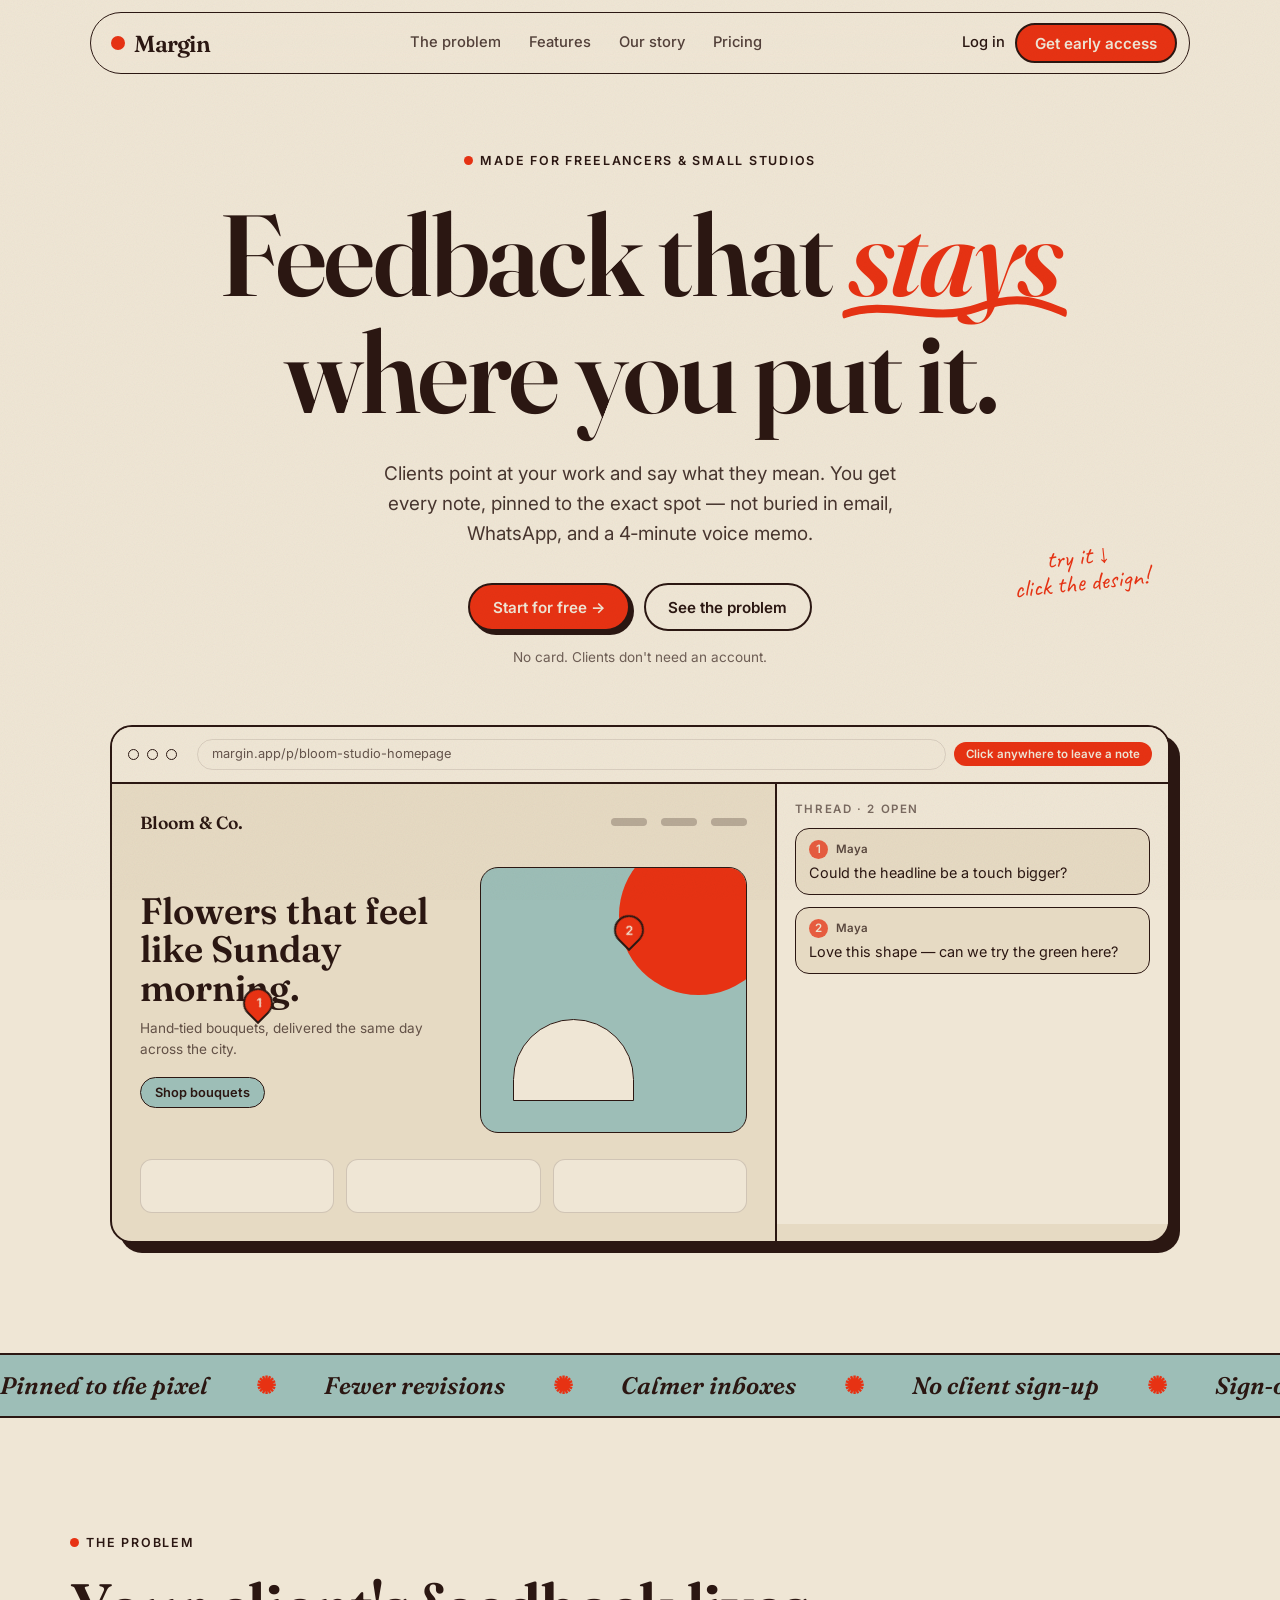
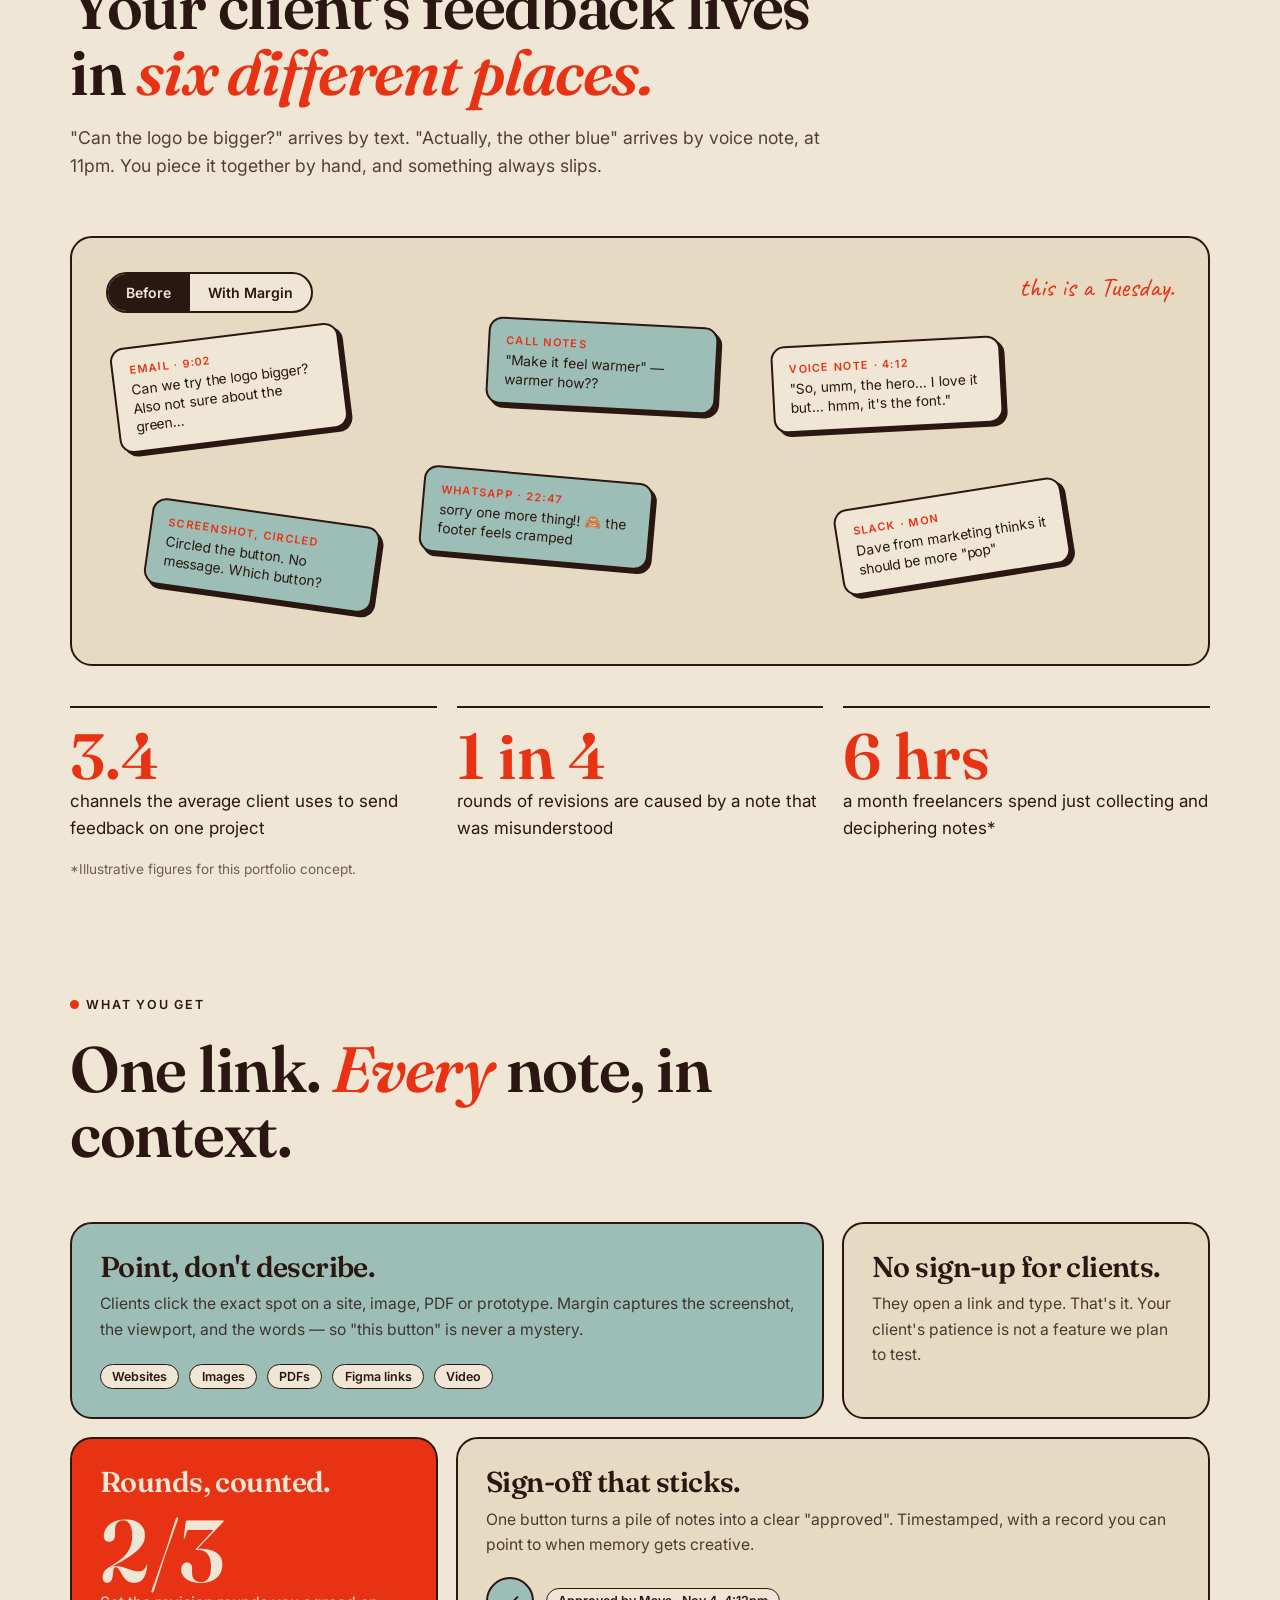
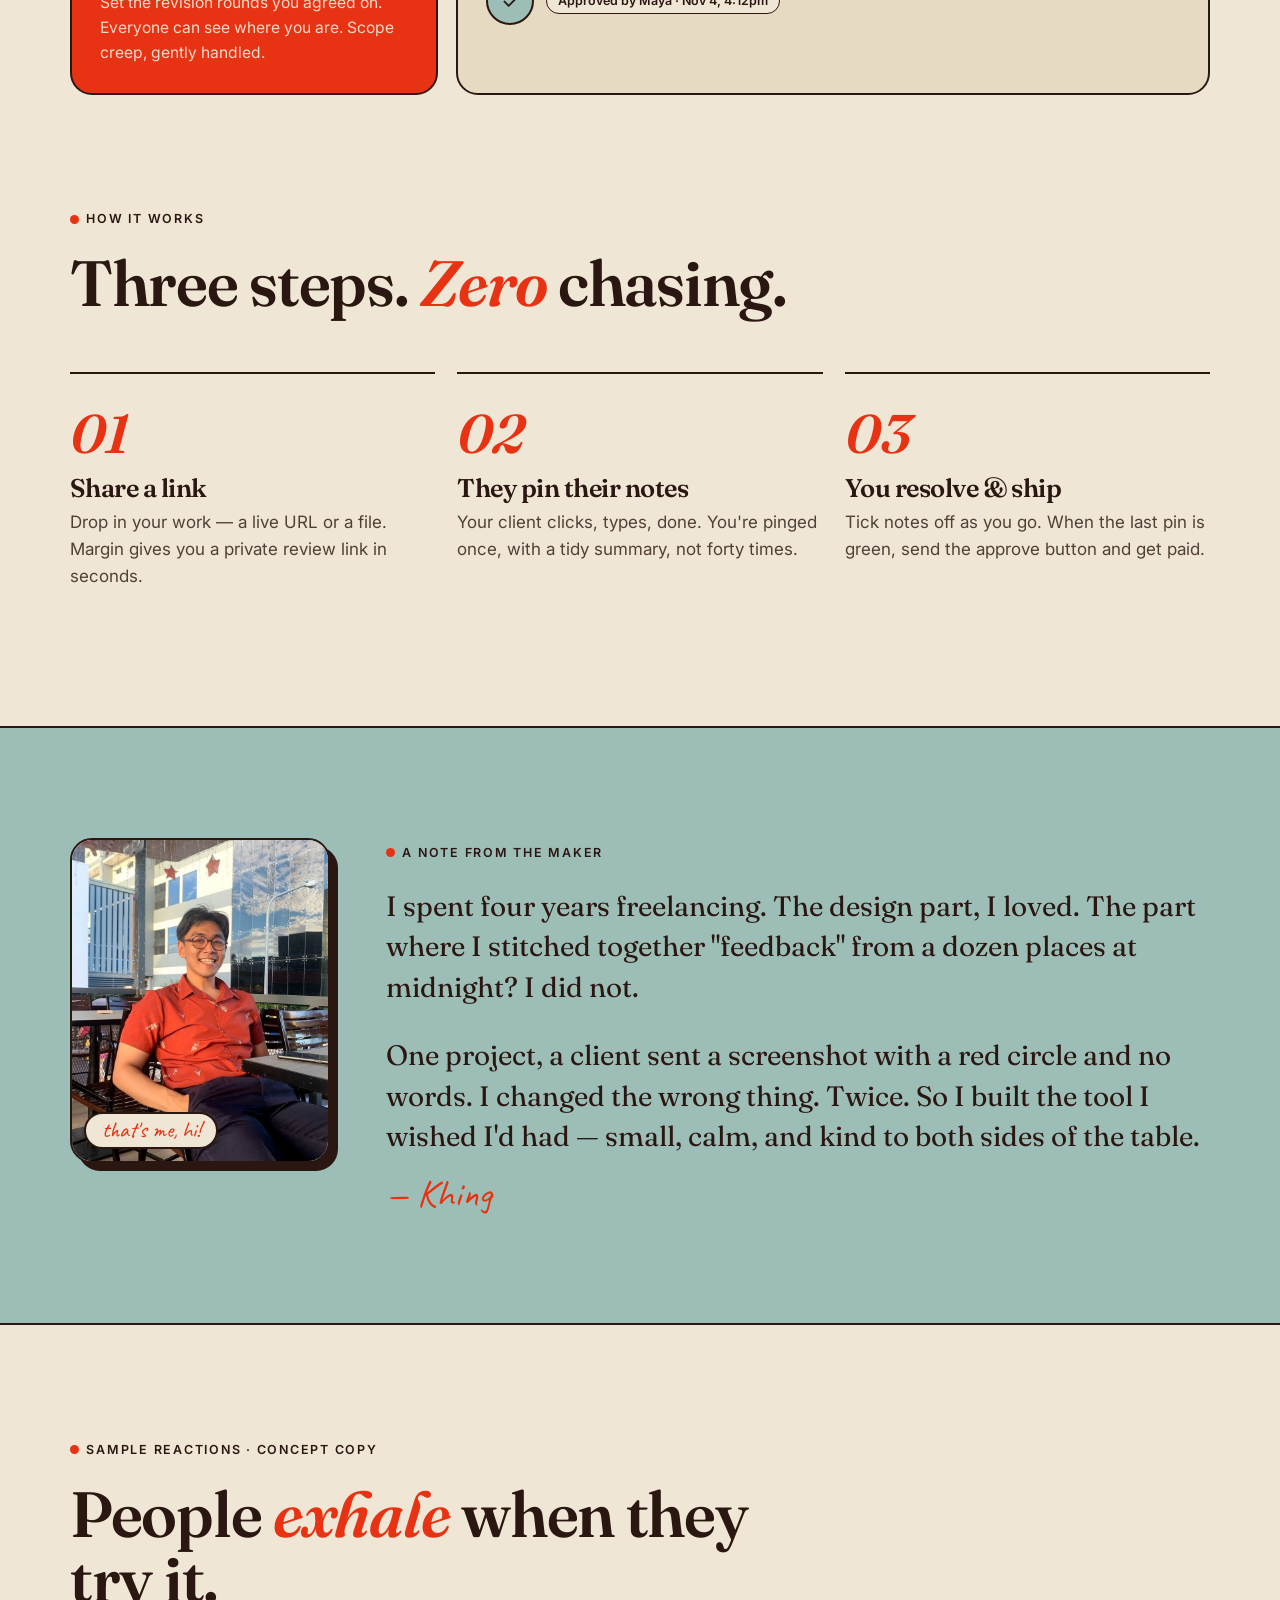
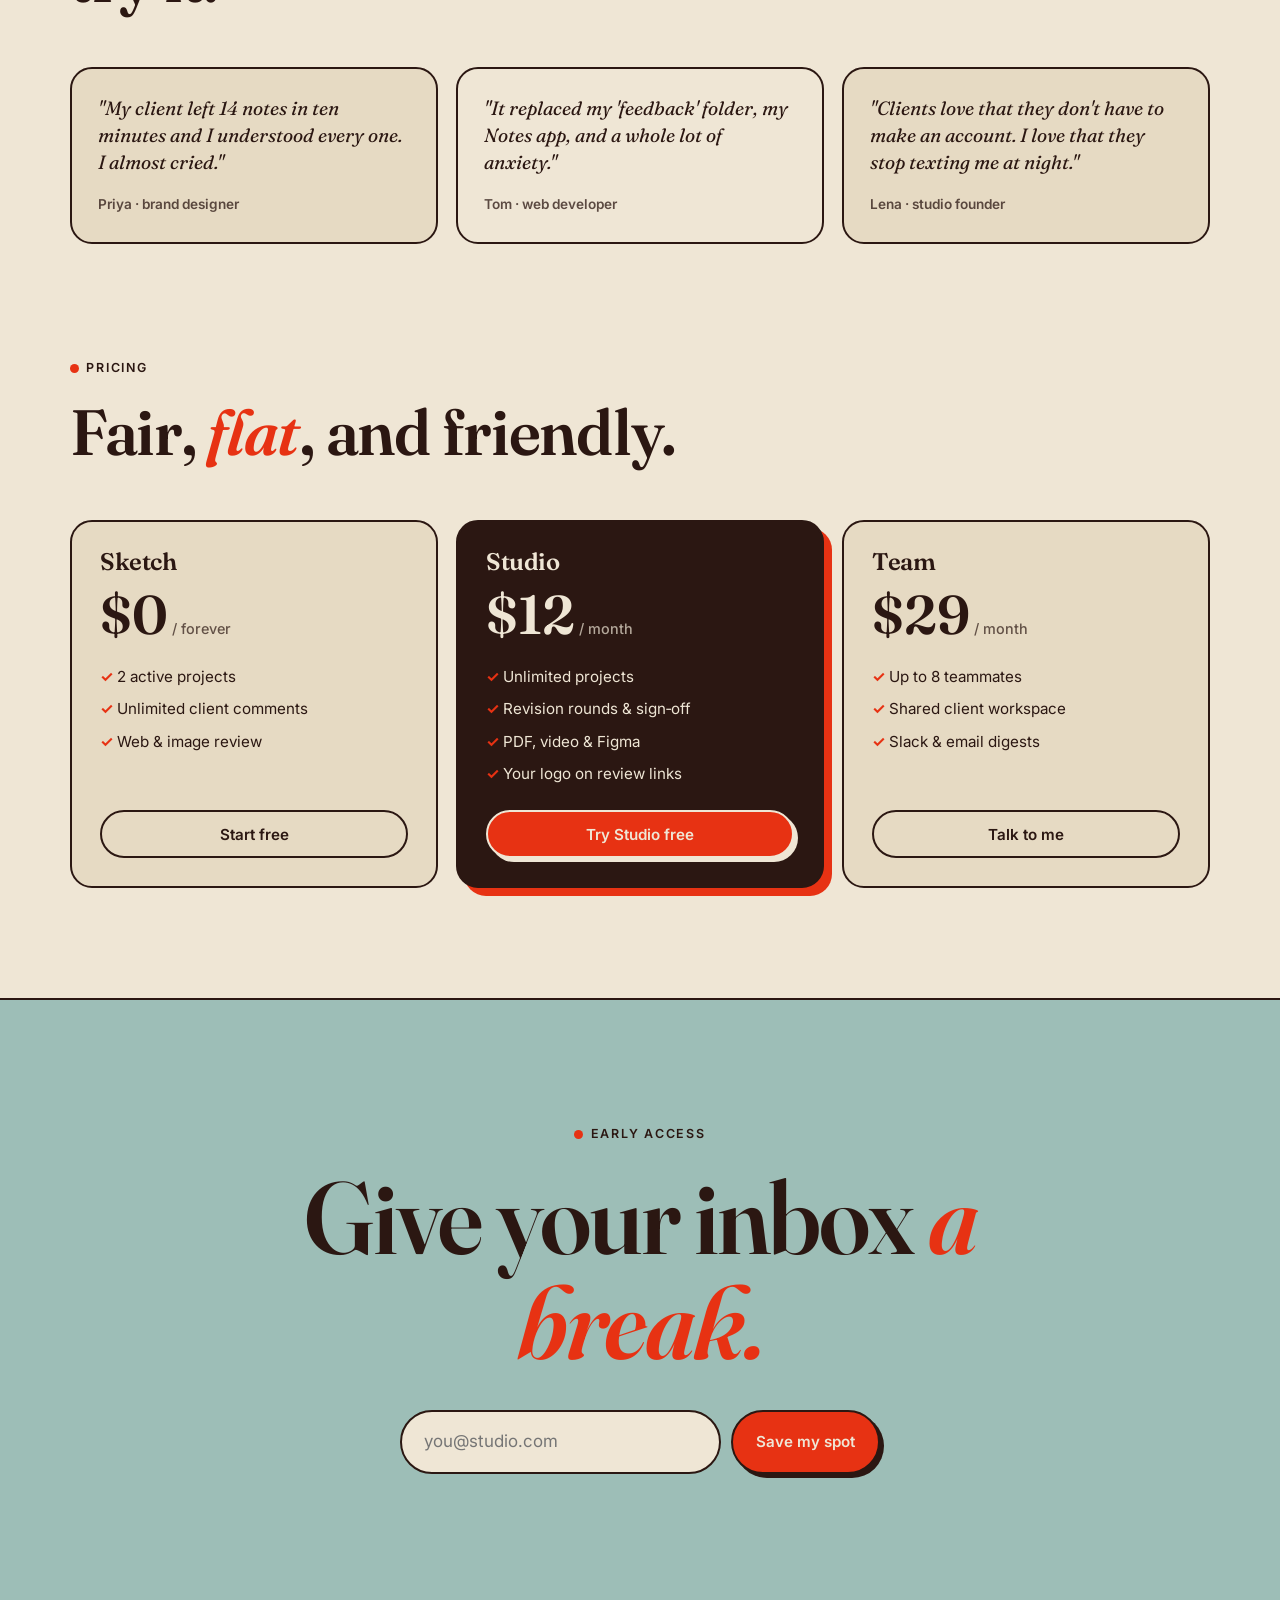
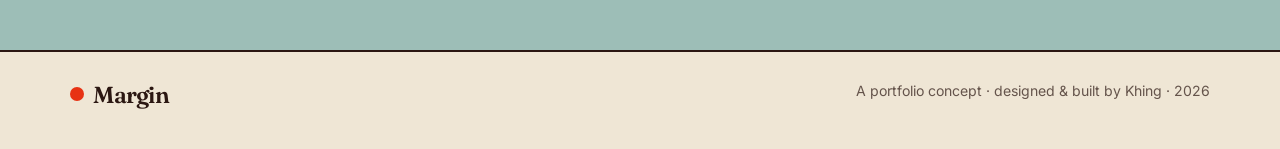
<file: index.html>
<!doctype html>
<html lang="en">
<head>
<meta charset="utf-8">
<meta name="viewport" content="width=device-width, initial-scale=1">
<title>Margin — client feedback, in one place</title>
<meta name="description" content="Margin lets clients point at your work and say what they mean. No more feedback scattered across email, WhatsApp and voice notes.">
<link rel="icon" type="image/svg+xml" href="data:image/svg+xml,%3Csvg xmlns=%22http://www.w3.org/2000/svg%22 viewBox=%220 0 64 64%22%3E%3Crect width=%2264%22 height=%2264%22 rx=%2214%22 fill=%22%23efe6d5%22/%3E%3Cpath fill=%22%23e73213%22 d=%22M7 53V11h11l14 23 14-23h11v42H46V30L35 49h-6L18 30v23z%22/%3E%3C/svg%3E">
<link rel="icon" href="favicon.svg" type="image/svg+xml">
<meta name="theme-color" content="#efe6d5">
<meta property="og:title" content="Margin — client feedback, in one place">
<meta property="og:description" content="Clients point at your work and say what they mean. Every note, pinned to the exact spot.">
<meta property="og:type" content="website">
<link rel="preconnect" href="https://fonts.googleapis.com">
<link rel="preconnect" href="https://fonts.gstatic.com" crossorigin>
<link href="https://fonts.googleapis.com/css2?family=Fraunces:ital,opsz,wght@0,9..144,400;0,9..144,600;1,9..144,400;1,9..144,600&family=Inter:wght@400;500;600&family=Caveat:wght@600&display=swap" rel="stylesheet">
<style>
:root{
  --cream:#efe6d5; --sage:#9dbeb7; --red:#e73213;
  --ink:#2b1712;            /* cream/red-derived dark for legible text */
  --cream-2:#e6dac3;        /* slightly deeper cream for surfaces */
  --line:rgba(43,23,18,.16);
  --serif:'Fraunces',Georgia,serif; --sans:'Inter',system-ui,sans-serif; --hand:'Caveat',cursive;
  --r:22px;
}
*{box-sizing:border-box;margin:0}
html{scroll-behavior:smooth}
body{background:var(--cream);color:var(--ink);font:400 17px/1.6 var(--sans);-webkit-font-smoothing:antialiased;overflow-x:hidden}
/* paper grain */
body::before{content:"";position:fixed;inset:0;pointer-events:none;z-index:50;opacity:.07;mix-blend-mode:multiply;
  background-image:url("data:image/svg+xml,%3Csvg xmlns='http://www.w3.org/2000/svg' width='160' height='160'%3E%3Cfilter id='n'%3E%3CfeTurbulence type='fractalNoise' baseFrequency='.9' numOctaves='2'/%3E%3C/filter%3E%3Crect width='100%25' height='100%25' filter='url(%23n)'/%3E%3C/svg%3E")}
a{color:inherit}
.wrap{max-width:1180px;margin:0 auto;padding:0 20px}
h1,h2,h3{font-family:var(--serif);font-weight:600;letter-spacing:-.02em;line-height:1.02}
h2{font-size:clamp(2.2rem,5vw,4rem)}
em{font-style:italic;color:var(--red)}
.eyebrow{font:600 .78rem/1 var(--sans);letter-spacing:.14em;text-transform:uppercase;display:inline-flex;gap:.6em;align-items:center}
.eyebrow::before{content:"";width:9px;height:9px;border-radius:50%;background:var(--red)}
.btn{display:inline-flex;align-items:center;gap:.6em;padding:.95em 1.5em;border-radius:99px;font:600 .95rem/1 var(--sans);text-decoration:none;border:2px solid var(--ink);cursor:pointer;transition:transform .2s,box-shadow .2s,background .2s}
.btn.primary{background:var(--red);color:var(--cream);border-color:var(--ink);box-shadow:4px 4px 0 var(--ink)}
.btn.primary:hover{transform:translate(-2px,-2px);box-shadow:7px 7px 0 var(--ink)}
.btn.primary:active{transform:translate(2px,2px);box-shadow:1px 1px 0 var(--ink)}
.btn.ghost{background:transparent}.btn.ghost:hover{background:var(--sage)}
:focus-visible{outline:3px solid var(--red);outline-offset:3px}

/* nav */
nav{position:sticky;top:12px;z-index:40;margin:12px auto 0;max-width:1140px;padding:0 20px}
.nav-in{display:flex;align-items:center;justify-content:space-between;padding:10px 12px 10px 20px;background:rgba(239,230,213,.82);backdrop-filter:blur(12px);border:1.5px solid var(--ink);border-radius:99px}
.logo{font:600 1.45rem var(--serif);text-decoration:none;display:flex;align-items:center;gap:.4em;letter-spacing:-.03em}
.logo i{width:14px;height:14px;border-radius:50%;background:var(--red);display:inline-block}
.links{display:flex;gap:28px;font-size:.92rem;font-weight:500}
.links a{text-decoration:none;opacity:.8}.links a:hover{opacity:1;color:var(--red)}
.nav-in .btn{padding:.7em 1.2em}

/* hero */
.hero{padding:72px 0 40px;text-align:center;position:relative}
.hero h1{font-size:clamp(3rem,9vw,7.6rem);max-width:13ch;margin:22px auto 0}
.hero h1 .scribble{position:relative;display:inline-block;color:var(--red);font-style:italic}
.hero h1 .scribble svg{position:absolute;left:-3%;bottom:-.12em;width:106%;height:.28em;overflow:visible}
.hero p.lede{max-width:560px;margin:28px auto 0;font-size:1.18rem;opacity:.85}
.cta-row{display:flex;gap:14px;justify-content:center;flex-wrap:wrap;margin-top:34px}
.fine{font-size:.85rem;opacity:.65;margin-top:16px}
.note-hand{font-family:var(--hand);font-size:1.6rem;color:var(--red);position:absolute;transform:rotate(-6deg);line-height:1}
.note-hand.a{right:7%;top:470px;text-align:center}
@media(max-width:1200px){.note-hand.a{display:none}}

/* live demo */
.demo{margin:56px auto 0;max-width:1060px;border:2px solid var(--ink);border-radius:var(--r);background:var(--cream-2);box-shadow:10px 10px 0 var(--ink);overflow:hidden;text-align:left}
.demo-bar{display:flex;align-items:center;gap:8px;padding:12px 16px;border-bottom:2px solid var(--ink);background:var(--cream)}
.demo-bar span.d{width:11px;height:11px;border-radius:50%;border:1.5px solid var(--ink)}
.demo-bar .url{margin-left:12px;flex:1;font-size:.8rem;border:1.5px solid var(--line);border-radius:99px;padding:4px 14px;opacity:.7}
.demo-bar .hint{font:600 .72rem var(--sans);background:var(--red);color:var(--cream);padding:5px 12px;border-radius:99px;white-space:nowrap}
.demo-body{display:grid;grid-template-columns:1.7fr 1fr}
@media(max-width:820px){.demo-body{grid-template-columns:1fr}}
.canvas{position:relative;padding:28px;min-height:400px;cursor:crosshair;border-right:2px solid var(--ink);user-select:none}
@media(max-width:820px){.canvas{border-right:0;border-bottom:2px solid var(--ink)}}
.mock-nav{display:flex;justify-content:space-between;align-items:center}
.mock-nav b{font:600 1.1rem var(--serif)}
.mock-nav div{display:flex;gap:14px}.mock-nav div i{width:36px;height:8px;border-radius:9px;background:var(--ink);opacity:.25}
.mock-hero{margin-top:34px;display:grid;grid-template-columns:1.2fr 1fr;gap:20px;align-items:center}
.mock-hero h4{font:600 clamp(1.5rem,3.4vw,2.3rem)/1.05 var(--serif)}
.mock-hero p{font-size:.85rem;opacity:.7;margin:10px 0 16px}
.mock-btn{display:inline-block;background:var(--sage);border:1.5px solid var(--ink);border-radius:99px;padding:.55em 1.1em;font:600 .8rem var(--sans)}
.mock-img{aspect-ratio:1;border:1.5px solid var(--ink);border-radius:18px;background:var(--sage);position:relative;overflow:hidden}
.mock-img::before{content:"";position:absolute;width:60%;aspect-ratio:1;border-radius:50%;background:var(--red);right:-12%;top:-12%}
.mock-img::after{content:"";position:absolute;left:12%;bottom:12%;width:45%;height:30%;border-radius:99px 99px 0 0;background:var(--cream);border:1.5px solid var(--ink)}
.mock-cards{display:grid;grid-template-columns:repeat(3,1fr);gap:12px;margin-top:26px}
.mock-cards i{height:54px;border:1.5px solid var(--line);border-radius:12px;background:var(--cream)}
.pin{position:absolute;width:30px;height:30px;margin:-15px 0 0 -15px;border-radius:50% 50% 50% 0;transform:rotate(-45deg);background:var(--red);border:2px solid var(--ink);display:grid;place-items:center;animation:drop .45s cubic-bezier(.3,1.6,.5,1) both}
.pin b{transform:rotate(45deg);color:var(--cream);font:600 .78rem var(--sans)}
@keyframes drop{from{transform:rotate(-45deg) translate(14px,-26px) scale(.2);opacity:0}}
.thread{padding:18px;background:var(--cream);display:flex;flex-direction:column;gap:12px;max-height:440px;overflow:auto}
.thread h5{font:600 .72rem var(--sans);letter-spacing:.14em;text-transform:uppercase;opacity:.6}
.msg{border:1.5px solid var(--ink);border-radius:14px;padding:11px 13px;background:var(--cream-2);font-size:.9rem;line-height:1.4;animation:fade .4s both}
.msg.me{background:var(--sage)}
.msg small{display:flex;align-items:center;gap:8px;font:600 .72rem var(--sans);margin-bottom:4px;opacity:.75}
.msg small span{background:var(--red);color:var(--cream);border-radius:50%;width:19px;height:19px;display:grid;place-items:center;opacity:1}
@keyframes fade{from{opacity:0;transform:translateY(8px)}}
.composer{display:none;margin-top:auto;gap:8px}
.composer.on{display:flex}
.composer input{flex:1;min-width:0;padding:.7em 1em;border-radius:99px;border:2px solid var(--ink);background:var(--cream);font:inherit;font-size:.9rem}
.composer button{border:2px solid var(--ink);background:var(--red);color:var(--cream);border-radius:99px;padding:0 1.1em;font:600 .85rem var(--sans);cursor:pointer}
.empty-hint{font-size:.85rem;opacity:.6}

/* marquee */
.marquee{margin-top:70px;border-block:2px solid var(--ink);background:var(--sage);overflow:hidden;padding:16px 0}
.track{display:flex;gap:48px;width:max-content;animation:slide 32s linear infinite;font:italic 600 1.5rem var(--serif);white-space:nowrap}
.track span::after{content:"✺";color:var(--red);margin-left:48px;font-style:normal}
@keyframes slide{to{transform:translateX(-50%)}}

section{padding:110px 0}
.head{max-width:760px;margin-bottom:56px}
.head h2{margin-top:18px}
.head p{margin-top:20px;opacity:.8;font-size:1.1rem}

/* problem */
.chaos{position:relative;border:2px solid var(--ink);border-radius:var(--r);background:var(--cream-2);padding:34px;min-height:430px;overflow:hidden}
.toggle{display:inline-flex;border:2px solid var(--ink);border-radius:99px;overflow:hidden;background:var(--cream);position:relative;z-index:3}
.toggle button{border:0;background:none;padding:.7em 1.3em;font:600 .88rem var(--sans);cursor:pointer;color:var(--ink)}
.toggle button[aria-pressed=true]{background:var(--ink);color:var(--cream)}
.scraps{position:absolute;inset:90px 20px 20px}
.scrap{position:absolute;width:min(230px,44%);padding:14px 16px;border:2px solid var(--ink);border-radius:14px;background:var(--cream);font-size:.86rem;line-height:1.35;box-shadow:4px 4px 0 var(--ink);transition:all .8s cubic-bezier(.6,0,.2,1)}
.scrap b{display:block;font:600 .68rem var(--sans);letter-spacing:.12em;text-transform:uppercase;color:var(--red);margin-bottom:4px}
.scrap:nth-child(2n){background:var(--sage)}
.chaos[data-state=chaos] .scrap:nth-child(1){left:2%;top:2%;transform:rotate(-7deg)}
.chaos[data-state=chaos] .scrap:nth-child(2){left:30%;top:46%;transform:rotate(5deg)}
.chaos[data-state=chaos] .scrap:nth-child(3){left:62%;top:4%;transform:rotate(-3deg)}
.chaos[data-state=chaos] .scrap:nth-child(4){left:5%;top:58%;transform:rotate(8deg)}
.chaos[data-state=chaos] .scrap:nth-child(5){left:68%;top:52%;transform:rotate(-9deg)}
.chaos[data-state=chaos] .scrap:nth-child(6){left:36%;top:-2%;transform:rotate(3deg)}
.chaos[data-state=order] .scrap{width:min(520px,100%);left:0;transform:none;box-shadow:none;padding:11px 16px}
.chaos[data-state=order] .scrap:nth-child(1){top:0}.chaos[data-state=order] .scrap:nth-child(2){top:58px}
.chaos[data-state=order] .scrap:nth-child(3){top:116px}.chaos[data-state=order] .scrap:nth-child(4){top:174px}
.chaos[data-state=order] .scrap:nth-child(5){top:232px}.chaos[data-state=order] .scrap:nth-child(6){top:290px}
.chaos[data-state=order] .scrap b::before{content:"● "}
.caption{position:absolute;right:34px;top:36px;font:var(--hand);font-family:var(--hand);font-size:1.7rem;color:var(--red);text-align:right;max-width:240px;line-height:1;z-index:2}
@media(max-width:700px){.chaos{min-height:640px}.scrap{width:62%!important}.chaos[data-state=chaos] .scrap:nth-child(odd){left:2%!important}.chaos[data-state=chaos] .scrap:nth-child(even){left:34%!important}
 .chaos[data-state=chaos] .scrap:nth-child(1){top:0}.chaos[data-state=chaos] .scrap:nth-child(2){top:17%}.chaos[data-state=chaos] .scrap:nth-child(3){top:34%}.chaos[data-state=chaos] .scrap:nth-child(4){top:51%}.chaos[data-state=chaos] .scrap:nth-child(5){top:68%}.chaos[data-state=chaos] .scrap:nth-child(6){top:84%}
 .chaos[data-state=order] .scrap{width:100%!important}.caption{display:none}}
.stats{display:grid;grid-template-columns:repeat(3,1fr);gap:20px;margin-top:40px}
@media(max-width:700px){.stats{grid-template-columns:1fr}}
.stat{border-top:2px solid var(--ink);padding-top:16px}
.stat b{font:600 clamp(2.6rem,5vw,4rem)/1 var(--serif);color:var(--red);display:block}

/* bento */
.bento{display:grid;grid-template-columns:repeat(6,1fr);gap:18px}
.tile{border:2px solid var(--ink);border-radius:var(--r);padding:28px;background:var(--cream-2);position:relative;overflow:hidden;transition:transform .25s}
.tile:hover{transform:translateY(-4px) rotate(-.4deg)}
.tile h3{font-size:1.8rem;margin-bottom:10px}
.tile p{opacity:.82;font-size:.98rem}
.t1{grid-column:span 4;background:var(--sage)}.t2{grid-column:span 2}.t3{grid-column:span 2;background:var(--red);color:var(--cream)}
.t4{grid-column:span 4}
@media(max-width:820px){.tile{grid-column:span 6!important}}
.t3 p{opacity:.95}
.pinrow{display:flex;gap:10px;margin-top:22px;flex-wrap:wrap}
.chip{border:1.5px solid var(--ink);border-radius:99px;padding:.35em .9em;font:600 .78rem var(--sans);background:var(--cream)}
.big-num{font:600 5.5rem/0.9 var(--serif);margin-top:14px}
.t3 .chip{background:transparent;border-color:var(--cream);color:var(--cream)}
.approve{display:flex;gap:12px;align-items:center;margin-top:20px;flex-wrap:wrap}
.check{width:48px;height:48px;border-radius:50%;background:var(--sage);border:2px solid var(--ink);display:grid;place-items:center;font-size:1.4rem}

/* how */
.steps{display:grid;grid-template-columns:repeat(3,1fr);gap:22px;counter-reset:s}
@media(max-width:820px){.steps{grid-template-columns:1fr}}
.step{counter-increment:s;padding:26px 0;border-top:2px solid var(--ink)}
.step::before{content:"0" counter(s);font:italic 600 3.4rem var(--serif);color:var(--red);display:block;margin-bottom:8px}
.step h3{font-size:1.6rem;margin-bottom:8px}.step p{opacity:.8}

/* founder */
.founder{background:var(--sage);border-block:2px solid var(--ink)}
.letter{display:grid;grid-template-columns:260px 1fr;gap:56px;align-items:start}
@media(max-width:820px){.letter{grid-template-columns:1fr;gap:28px}}
.portrait{aspect-ratio:4/5;border:2px solid var(--ink);border-radius:var(--r);background:var(--cream);position:relative;overflow:hidden;box-shadow:8px 8px 0 var(--ink);transform:rotate(-2deg)}
.portrait img{width:100%;height:100%;object-fit:cover;object-position:50% 28%;display:block}
.portrait span{position:absolute;bottom:12px;left:12px;z-index:2;font-family:var(--hand);font-size:1.4rem;line-height:1;color:var(--red);background:var(--cream);border:2px solid var(--ink);border-radius:99px;padding:.25em .7em}
.letter blockquote{font:400 clamp(1.25rem,2.4vw,1.75rem)/1.45 var(--serif)}
.letter blockquote p+p{margin-top:1em}
.sign{font-family:var(--hand);font-size:2.4rem;color:var(--red);margin-top:18px;line-height:1}

/* quotes */
.quotes{display:grid;grid-template-columns:repeat(3,1fr);gap:18px}
@media(max-width:900px){.quotes{grid-template-columns:1fr}}
.q{border:2px solid var(--ink);border-radius:var(--r);padding:26px;background:var(--cream-2)}
.q:nth-child(2){background:var(--cream);transform:rotate(1.2deg)}.q:nth-child(1){transform:rotate(-1deg)}
.q p{font:italic 400 1.2rem/1.4 var(--serif)}
.q footer{margin-top:18px;font-size:.85rem;font-weight:600;opacity:.75}

/* pricing */
.price{display:grid;grid-template-columns:repeat(3,1fr);gap:18px;align-items:stretch}
@media(max-width:900px){.price{grid-template-columns:1fr}}
.plan{border:2px solid var(--ink);border-radius:var(--r);padding:28px;background:var(--cream-2);display:flex;flex-direction:column}
.plan.pop{background:var(--ink);color:var(--cream);box-shadow:8px 8px 0 var(--red)}
.plan h3{font-size:1.5rem}
.plan .amt{font:600 3.4rem/1 var(--serif);margin:14px 0}.plan .amt small{font:500 .9rem var(--sans);opacity:.7}
.plan ul{list-style:none;padding:0;margin:8px 0 24px;display:grid;gap:8px;font-size:.95rem}
.plan li::before{content:"✓ ";color:var(--red);font-weight:700}
.plan .btn{margin-top:auto;justify-content:center}
.plan.pop .btn.primary{border-color:var(--cream);box-shadow:4px 4px 0 var(--cream)}

/* final cta */
.final{text-align:center;padding:120px 0}
.final h2{font-size:clamp(2.8rem,8vw,6.4rem);max-width:12ch;margin:18px auto 0}
.final form{display:flex;gap:10px;max-width:480px;margin:36px auto 0;flex-wrap:wrap;justify-content:center}
.final input{flex:1;min-width:220px;padding:.95em 1.3em;border-radius:99px;border:2px solid var(--ink);background:var(--cream);font:inherit}
.thanks{margin-top:18px;font-family:var(--hand);font-size:1.7rem;color:var(--red);min-height:1.4em}
footer.site{border-top:2px solid var(--ink);padding:28px 0 40px;font-size:.88rem}
.foot{display:flex;justify-content:space-between;flex-wrap:wrap;gap:12px}
.foot span{opacity:.7}

.rev{opacity:0;transform:translateY(26px);transition:opacity .8s,transform .8s}
.rev.in{opacity:1;transform:none}
@media(prefers-reduced-motion:reduce){*{animation:none!important;transition:none!important}.rev{opacity:1;transform:none}html{scroll-behavior:auto}}
@media(max-width:700px){.demo-bar .hint{display:none}.demo-bar .url{overflow:hidden;white-space:nowrap;text-overflow:ellipsis;min-width:0}.links{display:none}section{padding:80px 0}}
</style>
</head>
<body>

<nav><div class="nav-in">
  <a class="logo" href="#top"><i></i>Margin</a>
  <div class="links"><a href="#problem">The problem</a><a href="#features">Features</a><a href="#story">Our story</a><a href="#pricing">Pricing</a></div>
  <span style="display:flex;gap:10px;align-items:center"><a class="links" href="app.html" style="text-decoration:none;font-size:.92rem;font-weight:500">Log in</a><a class="btn primary" href="#join" style="box-shadow:none">Get early access</a></span>
</div></nav>

<header class="hero wrap" id="top">
  <span class="eyebrow">Made for freelancers &amp; small studios</span>
  <h1>Feedback that <span class="scribble">stays<svg viewBox="0 0 300 20" preserveAspectRatio="none"><path d="M3 12 C 60 2, 120 18, 180 8 S 270 6, 297 11" fill="none" stroke="#e73213" stroke-width="5" stroke-linecap="round"/></svg></span> where you put it.</h1>
  <span class="note-hand a">try it ↓<br>click the design!</span>
  <p class="lede">Clients point at your work and say what they mean. You get every note, pinned to the exact spot — not buried in email, WhatsApp, and a 4‑minute voice memo.</p>
  <div class="cta-row">
    <a class="btn primary" href="#join">Start for free →</a>
    <a class="btn ghost" href="#problem">See the problem</a>
  </div>
  <p class="fine">No card. Clients don't need an account.</p>

  <div class="demo" aria-label="Interactive demo">
    <div class="demo-bar"><span class="d"></span><span class="d"></span><span class="d"></span><span class="url">margin.app/p/bloom-studio-homepage</span><span class="hint">Click anywhere to leave a note</span></div>
    <div class="demo-body">
      <div class="canvas" id="canvas" tabindex="0" aria-label="Design preview. Click to drop a feedback pin.">
        <div class="mock-nav"><b>Bloom&nbsp;&amp;&nbsp;Co.</b><div><i></i><i></i><i></i></div></div>
        <div class="mock-hero">
          <div><h4>Flowers that feel like Sunday morning.</h4><p>Hand‑tied bouquets, delivered the same day across the city.</p><span class="mock-btn">Shop bouquets</span></div>
          <div class="mock-img"></div>
        </div>
        <div class="mock-cards"><i></i><i></i><i></i></div>
      </div>
      <aside class="thread" id="thread" aria-live="polite">
        <h5>Thread · 2 open</h5>
        <div class="composer" id="composer"><input id="ci" placeholder="What should change here?" aria-label="Your feedback"><button id="cb" type="button">Pin it</button></div>
        <p class="empty-hint" id="eh">Your notes land here, attached to the spot.</p>
      </aside>
    </div>
  </div>
</header>

<div class="marquee" aria-hidden="true"><div class="track" id="track"></div></div>

<section id="problem"><div class="wrap">
  <div class="head rev">
    <span class="eyebrow">The problem</span>
    <h2>Your client's feedback lives in <em>six different places.</em></h2>
    <p>"Can the logo be bigger?" arrives by text. "Actually, the other blue" arrives by voice note, at 11pm. You piece it together by hand, and something always slips.</p>
  </div>
  <div class="chaos rev" id="chaos" data-state="chaos">
    <div class="toggle" role="group" aria-label="Compare">
      <button type="button" data-s="chaos" aria-pressed="true">Before</button>
      <button type="button" data-s="order" aria-pressed="false">With Margin</button>
    </div>
    <div class="caption" id="cap">this is a Tuesday.</div>
    <div class="scraps">
      <div class="scrap"><b>Email · 9:02</b>Can we try the logo bigger? Also not sure about the green…</div>
      <div class="scrap"><b>WhatsApp · 22:47</b>sorry one more thing!! 🙈 the footer feels cramped</div>
      <div class="scrap"><b>Voice note · 4:12</b>"So, umm, the hero… I love it but… hmm, it's the font."</div>
      <div class="scrap"><b>Screenshot, circled</b>Circled the button. No message. Which button?</div>
      <div class="scrap"><b>Slack · Mon</b>Dave from marketing thinks it should be more "pop"</div>
      <div class="scrap"><b>Call notes</b>"Make it feel warmer" — warmer how??</div>
    </div>
  </div>
  <div class="stats">
    <div class="stat rev"><b>3.4</b>channels the average client uses to send feedback on one project</div>
    <div class="stat rev"><b>1 in 4</b>rounds of revisions are caused by a note that was misunderstood</div>
    <div class="stat rev"><b>6 hrs</b>a month freelancers spend just collecting and deciphering notes*</div>
  </div>
  <p class="fine">*Illustrative figures for this portfolio concept.</p>
</div></section>

<section id="features" style="padding-top:0"><div class="wrap">
  <div class="head rev"><span class="eyebrow">What you get</span><h2>One link. <em>Every</em> note, in context.</h2></div>
  <div class="bento">
    <div class="tile t1 rev"><h3>Point, don't describe.</h3><p>Clients click the exact spot on a site, image, PDF or prototype. Margin captures the screenshot, the viewport, and the words — so "this button" is never a mystery.</p>
      <div class="pinrow"><span class="chip">Websites</span><span class="chip">Images</span><span class="chip">PDFs</span><span class="chip">Figma links</span><span class="chip">Video</span></div></div>
    <div class="tile t2 rev"><h3>No sign‑up for clients.</h3><p>They open a link and type. That's it. Your client's patience is not a feature we plan to test.</p></div>
    <div class="tile t3 rev"><h3>Rounds, counted.</h3><div class="big-num">2/3</div><p>Set the revision rounds you agreed on. Everyone can see where you are. Scope creep, gently handled.</p></div>
    <div class="tile t4 rev"><h3>Sign‑off that sticks.</h3><p>One button turns a pile of notes into a clear "approved". Timestamped, with a record you can point to when memory gets creative.</p>
      <div class="approve"><div class="check">✓</div><span class="chip">Approved by Maya · Nov 4, 4:12pm</span></div></div>
  </div>
</div></section>

<section style="padding-top:0"><div class="wrap">
  <div class="head rev"><span class="eyebrow">How it works</span><h2>Three steps. <em>Zero</em> chasing.</h2></div>
  <div class="steps">
    <div class="step rev"><h3>Share a link</h3><p>Drop in your work — a live URL or a file. Margin gives you a private review link in seconds.</p></div>
    <div class="step rev"><h3>They pin their notes</h3><p>Your client clicks, types, done. You're pinged once, with a tidy summary, not forty times.</p></div>
    <div class="step rev"><h3>You resolve &amp; ship</h3><p>Tick notes off as you go. When the last pin is green, send the approve button and get paid.</p></div>
  </div>
</div></section>

<section class="founder" id="story"><div class="wrap">
  <div class="letter">
    <div class="portrait rev"><img src="khing.webp" alt="Khing, the maker of Margin, smiling at a sunny rooftop café" width="960" height="960"><span>that's me, hi!</span></div>
    <div class="rev">
      <span class="eyebrow">A note from the maker</span>
      <blockquote style="margin-top:20px">
        <p>I spent four years freelancing. The design part, I loved. The part where I stitched together "feedback" from a dozen places at midnight? I did not.</p>
        <p>One project, a client sent a screenshot with a red circle and no words. I changed the wrong thing. Twice. So I built the tool I wished I'd had — small, calm, and kind to both sides of the table.</p>
      </blockquote>
      <div class="sign">— Khing</div>
    </div>
  </div>
</div></section>

<section><div class="wrap">
  <div class="head rev"><span class="eyebrow">Sample reactions · concept copy</span><h2>People <em>exhale</em> when they try it.</h2></div>
  <div class="quotes">
    <figure class="q rev"><p>"My client left 14 notes in ten minutes and I understood every one. I almost cried."</p><footer>Priya · brand designer</footer></figure>
    <figure class="q rev"><p>"It replaced my 'feedback' folder, my Notes app, and a whole lot of anxiety."</p><footer>Tom · web developer</footer></figure>
    <figure class="q rev"><p>"Clients love that they don't have to make an account. I love that they stop texting me at night."</p><footer>Lena · studio founder</footer></figure>
  </div>
</div></section>

<section id="pricing" style="padding-top:0"><div class="wrap">
  <div class="head rev"><span class="eyebrow">Pricing</span><h2>Fair, <em>flat</em>, and friendly.</h2></div>
  <div class="price">
    <div class="plan rev"><h3>Sketch</h3><div class="amt">$0<small> / forever</small></div><ul><li>2 active projects</li><li>Unlimited client comments</li><li>Web &amp; image review</li></ul><a class="btn ghost" href="#join">Start free</a></div>
    <div class="plan pop rev"><h3>Studio</h3><div class="amt">$12<small> / month</small></div><ul><li>Unlimited projects</li><li>Revision rounds &amp; sign‑off</li><li>PDF, video &amp; Figma</li><li>Your logo on review links</li></ul><a class="btn primary" href="#join">Try Studio free</a></div>
    <div class="plan rev"><h3>Team</h3><div class="amt">$29<small> / month</small></div><ul><li>Up to 8 teammates</li><li>Shared client workspace</li><li>Slack &amp; email digests</li></ul><a class="btn ghost" href="#join">Talk to me</a></div>
  </div>
</div></section>

<section class="final" id="join" style="border-top:2px solid var(--ink);background:var(--sage)"><div class="wrap">
  <span class="eyebrow">Early access</span>
  <h2>Give your inbox <em>a break.</em></h2>
  <form id="form"><input type="email" required placeholder="you@studio.com" aria-label="Email address"><button class="btn primary" type="submit">Save my spot</button></form>
  <div class="thanks" id="thanks" role="status"></div>
</div></section>

<footer class="site"><div class="wrap foot"><a class="logo" href="#top"><i></i>Margin</a><span>A portfolio concept · designed &amp; built by Khing · 2026</span></div></footer>

<script>
// marquee
const words=["Pinned to the pixel","Fewer revisions","Calmer inboxes","No client sign‑up","Sign‑off that sticks","Notes in context"];
const tr=document.getElementById('track');
tr.innerHTML=[...words,...words,...words,...words].map(w=>`<span>${w}</span>`).join('');

// scroll reveal
const io=new IntersectionObserver(es=>es.forEach(e=>{if(e.isIntersecting){e.target.classList.add('in');io.unobserve(e.target)}}),{threshold:.12});
document.querySelectorAll('.rev').forEach((el,i)=>{el.style.transitionDelay=(i%3)*80+'ms';io.observe(el)});

// before / after
const chaos=document.getElementById('chaos'),cap=document.getElementById('cap');
chaos.querySelectorAll('.toggle button').forEach(b=>b.onclick=()=>{
  chaos.dataset.state=b.dataset.s;
  chaos.querySelectorAll('.toggle button').forEach(x=>x.setAttribute('aria-pressed',x===b));
  cap.textContent=b.dataset.s==='order'?'one thread. exhale.':'this is a Tuesday.';
});

// interactive demo
const canvas=document.getElementById('canvas'),thread=document.getElementById('thread'),
  comp=document.getElementById('composer'),ci=document.getElementById('ci'),cb=document.getElementById('cb'),eh=document.getElementById('eh');
let n=0,pending=null;
function addPin(x,y,num){const p=document.createElement('div');p.className='pin';p.style.left=x+'%';p.style.top=y+'%';p.innerHTML=`<b>${num}</b>`;canvas.appendChild(p);return p}
function addMsg(num,who,text,me){const m=document.createElement('div');m.className='msg'+(me?' me':'');m.innerHTML=`<small><span>${num}</span>${who}</small>`;m.append(text);thread.insertBefore(m,comp);}
// seed
[[22,48,'Maya','Could the headline be a touch bigger?'],[78,32,'Maya','Love this shape — can we try the green here?']].forEach(([x,y,w,t])=>{n++;addPin(x,y,n);addMsg(n,w,t,false)});
eh.remove();
canvas.addEventListener('click',e=>{
  if(e.target.closest('.pin'))return;
  const r=canvas.getBoundingClientRect();
  if(pending)pending.remove();
  pending=addPin((e.clientX-r.left)/r.width*100,(e.clientY-r.top)/r.height*100,n+1);
  comp.classList.add('on');ci.focus({preventScroll:true});
});
canvas.addEventListener('keydown',e=>{if(e.key==='Enter'||e.key===' '){e.preventDefault();canvas.click()}});
function submit(){
  const t=ci.value.trim();if(!t||!pending)return;
  n++;addMsg(n,'You',t,true);pending=null;ci.value='';comp.classList.remove('on');
  thread.querySelector('h5').textContent=`Thread · ${n} open`;thread.scrollTop=thread.scrollHeight;
}
cb.onclick=submit;ci.addEventListener('keydown',e=>{if(e.key==='Enter')submit()});

// signup
// Waitlist: paste a Formspree (or similar) endpoint here to collect real signups,
// e.g. 'https://formspree.io/f/xxxxxxx'. Left empty, the form says signups aren't open yet.
const WAITLIST_ENDPOINT='';
document.getElementById('form').addEventListener('submit',async e=>{
  e.preventDefault();const t=document.getElementById('thanks'),f=e.target;
  if(!WAITLIST_ENDPOINT){t.textContent="signups open soon — this is a concept preview!";return}
  try{
    const r=await fetch(WAITLIST_ENDPOINT,{method:'POST',headers:{'Content-Type':'application/json',Accept:'application/json'},body:JSON.stringify({email:f.querySelector('input').value})});
    if(!r.ok)throw 0;t.textContent="you're on the list — thank you! ♥";f.reset();
  }catch{t.textContent="hmm, that didn't send. please try again."}
});
</script>
</body>
</html>
</file>
